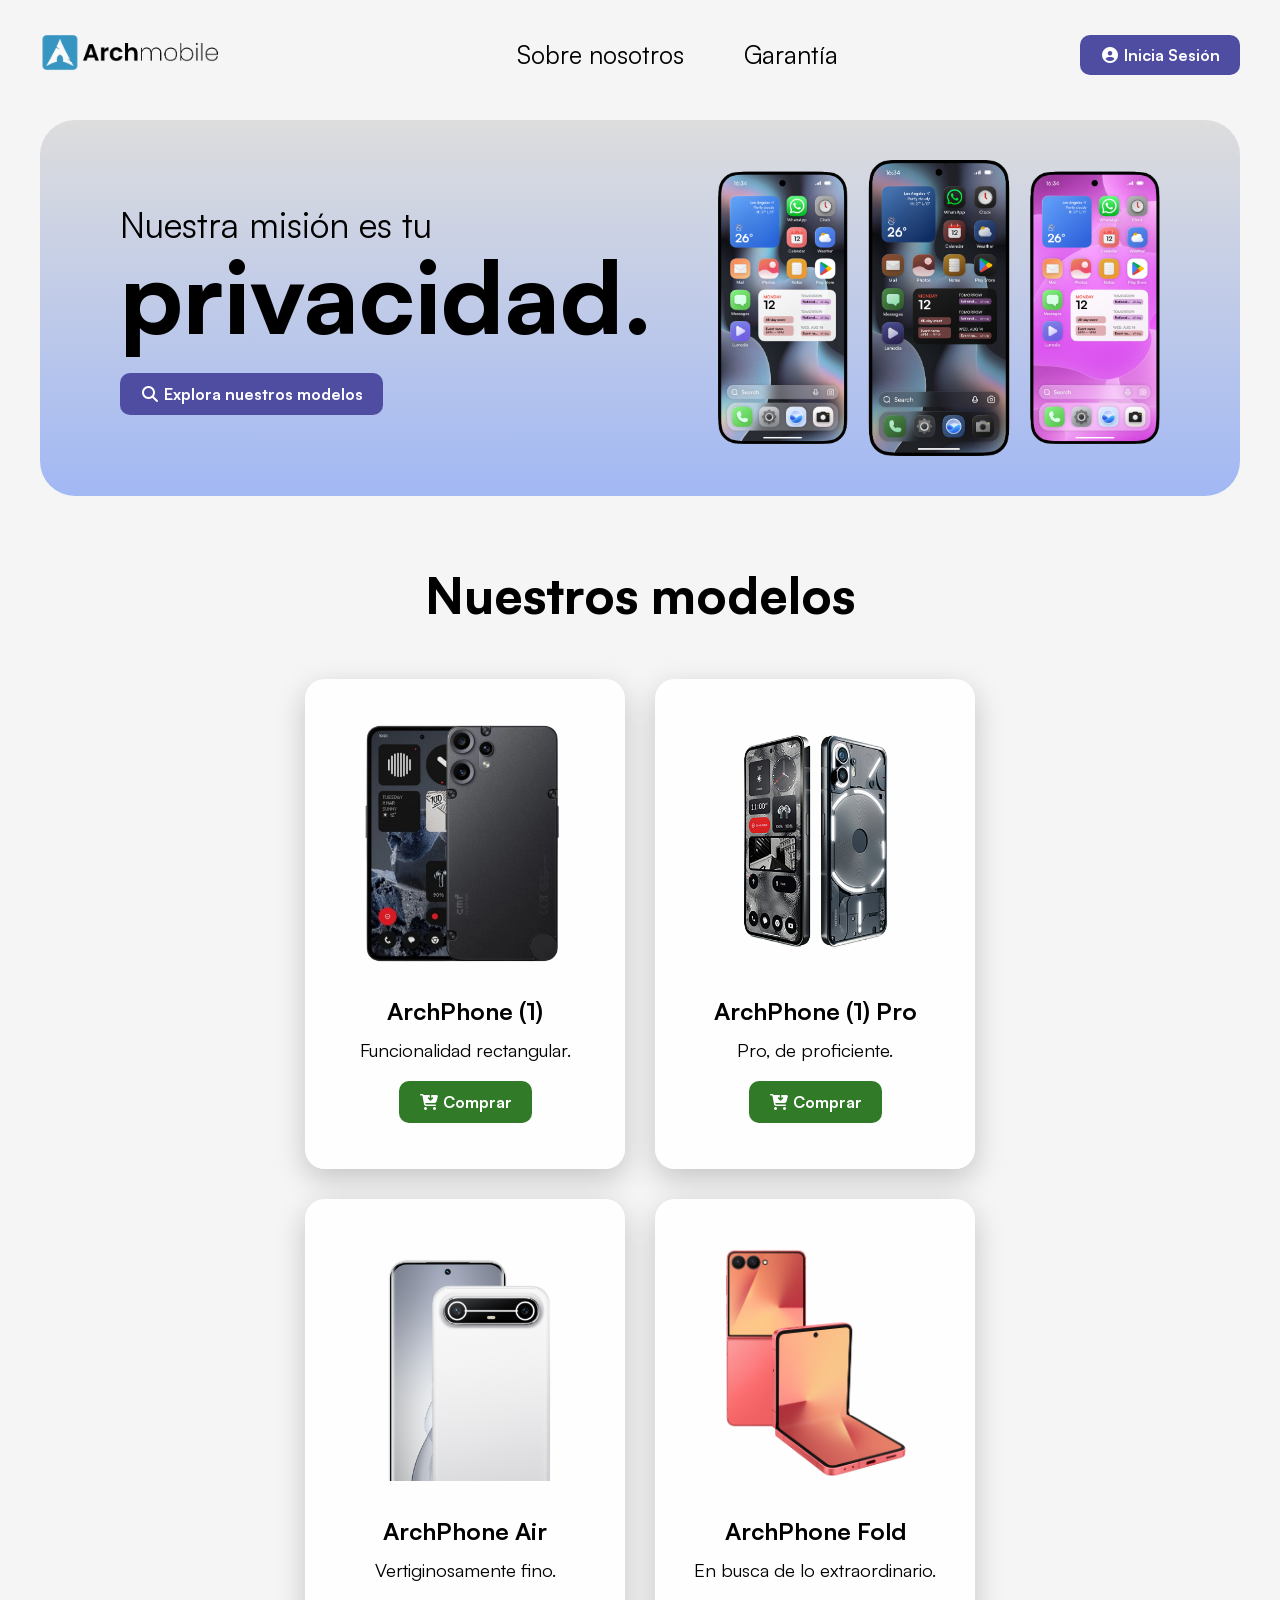
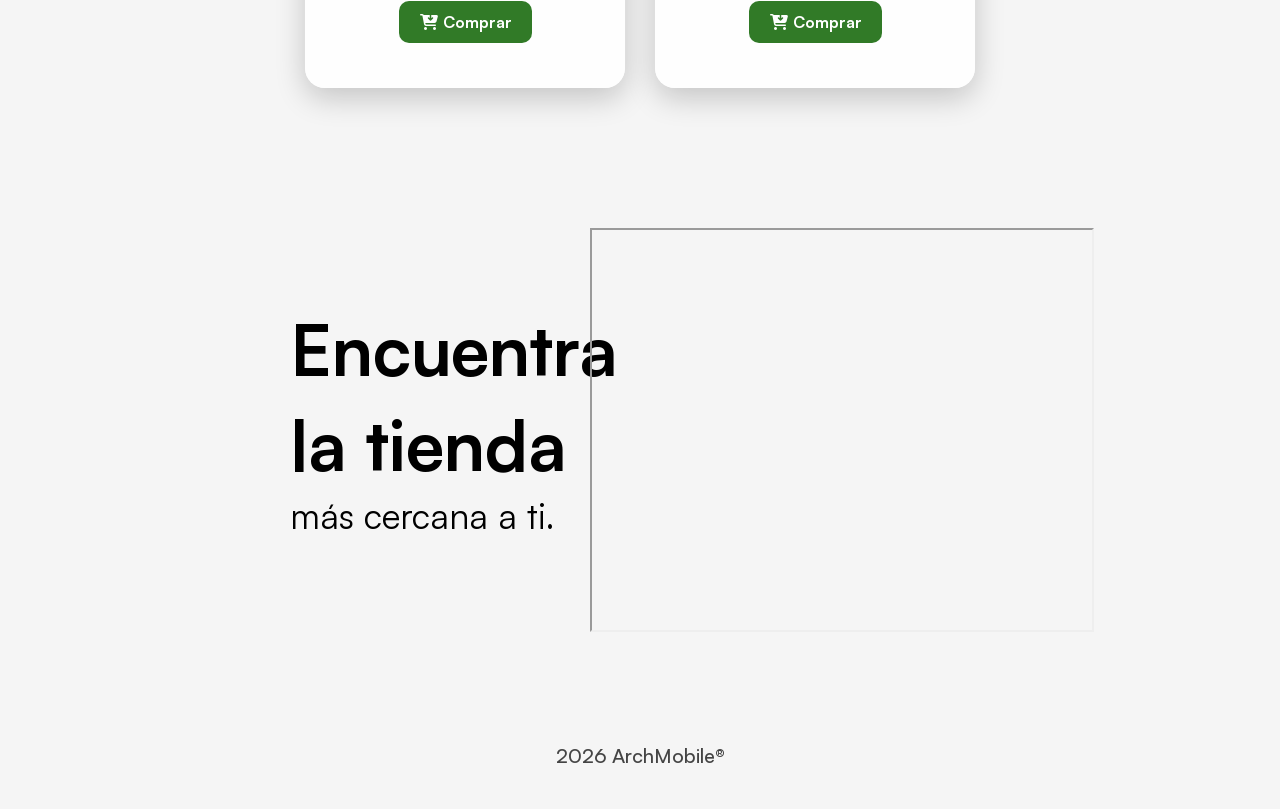
<file: index.html>
<!DOCTYPE html>
<html lang="es">
<head>
    <meta charset="UTF-8">
    <meta name="viewport" content="width=device-width, initial-scale=1.0">
    <meta name="description" content="Archmobile | El paradigma de la privacidad">
    <title>Archmobile - Linux Phones</title>
    <link rel="stylesheet" href="css/styles.css">
    <link rel="stylesheet" href="https://cdnjs.cloudflare.com/ajax/libs/font-awesome/6.7.2/css/all.min.css">
</head>
<body>
    <header>
        <!-- logo archmobile -->
        <div class="logo">
            <a href="index.html"><img src="assets/pequeño.png" alt="Archmobile"></a>
        </div>
        
        <!-- navbar -->
        <nav class="nav-desktop">
            <ul>
                <li><a href="static/info.html">Sobre nosotros</a></li>
                <li><a href="static/garantia.html">Garantía</a></li>
            </ul>
        </nav>

        <!-- boton "inicio de sesion" (que realmente no hay na de na, esto es mas estatico que un muerto) -->
        <div class="btn_iniciosesion nav-desktop">
            <a href="static/login.html"><i class="fa-solid fa-circle-user fa-fw"></i> Inicia Sesión</a>
        </div>
    </header>

    <!-- banner principal -->
    <section class="marquesina" id="banner_superior">
        <!-- textos y boton de explorar -->
        <div class="marquesina_textos">
            <h2>Nuestra misión es tu</h2>
            <h1>privacidad.</h1>
            <a href="#modelos" class="btn_modelos"><i class="fa-solid fa-magnifying-glass fa-fw"></i> Explora nuestros modelos</a>
        </div>

        <!-- capturas de pantalla archmobileOS -->
        <div class="marquesina_img">
            <img src="assets/banner.png" alt="Pantalla de inicio de ArchmobileOS">
        </div>
    </section>

    <section class="tabla" id="modelos">
        <div class="parent">  <!-- listado modelos con grid css -->

            <div class="div1">
                <h1>Nuestros modelos</h1>
            </div>
            
            <div class="div2">  <!-- primer modelo -->
                <div class="tarjetas_modelos">
                    <img src="assets/phone1.png" alt="Parte trasera del ArchPhone (1)">
                    <div class="info_modelo">
                        <h2>ArchPhone (1)</h2>
                        <h3>Funcionalidad rectangular.</h3>
                        <a href="#modelos" class="btn_comprar"><i class="fa-solid fa-cart-arrow-down fa-fw"></i> Comprar</a>
                    </div>
                </div>
            </div>

            <div class="div2">  <!-- segundo modelo -->
                <div class="tarjetas_modelos">
                    <img src="assets/phone1pro.png" alt="Parte trasera del ArchPhone (1) Pro">
                    <div class="info_modelo">
                        <h2>ArchPhone (1) Pro</h2>
                        <h3>Pro, de proficiente.</h3>
                        <a href="#modelos" class="btn_comprar"><i class="fa-solid fa-cart-arrow-down fa-fw"></i> Comprar</a>
                    </div>
                </div>
            </div>

            <div class="div2">  <!-- tercer modelo -->
                <div class="tarjetas_modelos">
                    <img src="assets/phoneair.png" alt="Parte trasera del ArchPhone Air">
                    <div class="info_modelo">
                        <h2>ArchPhone Air</h2>
                        <h3>Vertiginosamente fino.</h3>
                        <a href="#modelos" class="btn_comprar"><i class="fa-solid fa-cart-arrow-down fa-fw"></i> Comprar</a>
                    </div>
                </div>
            </div>

            <div class="div2">  <!-- cuarto modelo -->
                <div class="tarjetas_modelos">
                    <img src="assets/phonefold.png" alt="Parte trasera del ArchPhone Fold">
                    <div class="info_modelo">
                        <h2>ArchPhone Fold</h2>
                        <h3>En busca de lo extraordinario.</h3>
                        <a href="#modelos" class="btn_comprar"><i class="fa-solid fa-cart-arrow-down fa-fw"></i> Comprar</a>
                    </div>
                </div>
            </div>
            
        </div>
    </section>

    <section class="tiendas" id="finder_tiendas">
        <div class="tiendas_textos">
            <h1>Encuentra la tienda</h1>
            <h2>más cercana a ti.</h2>
        </div>

        <div class="tiendas_iframe">
            <iframe src="https://www.google.com/maps/d/u/0/embed?mid=1tqoIVACEQTK-MTSTzkC7SOWRsBYPZ_o&ehbc=2E312F&noprof=1" width="500" height="400"></iframe>
        </div>
    </section>

    <footer>
        <p>2026 ArchMobile®</p>
    </footer>
</body>
</html>
</file>
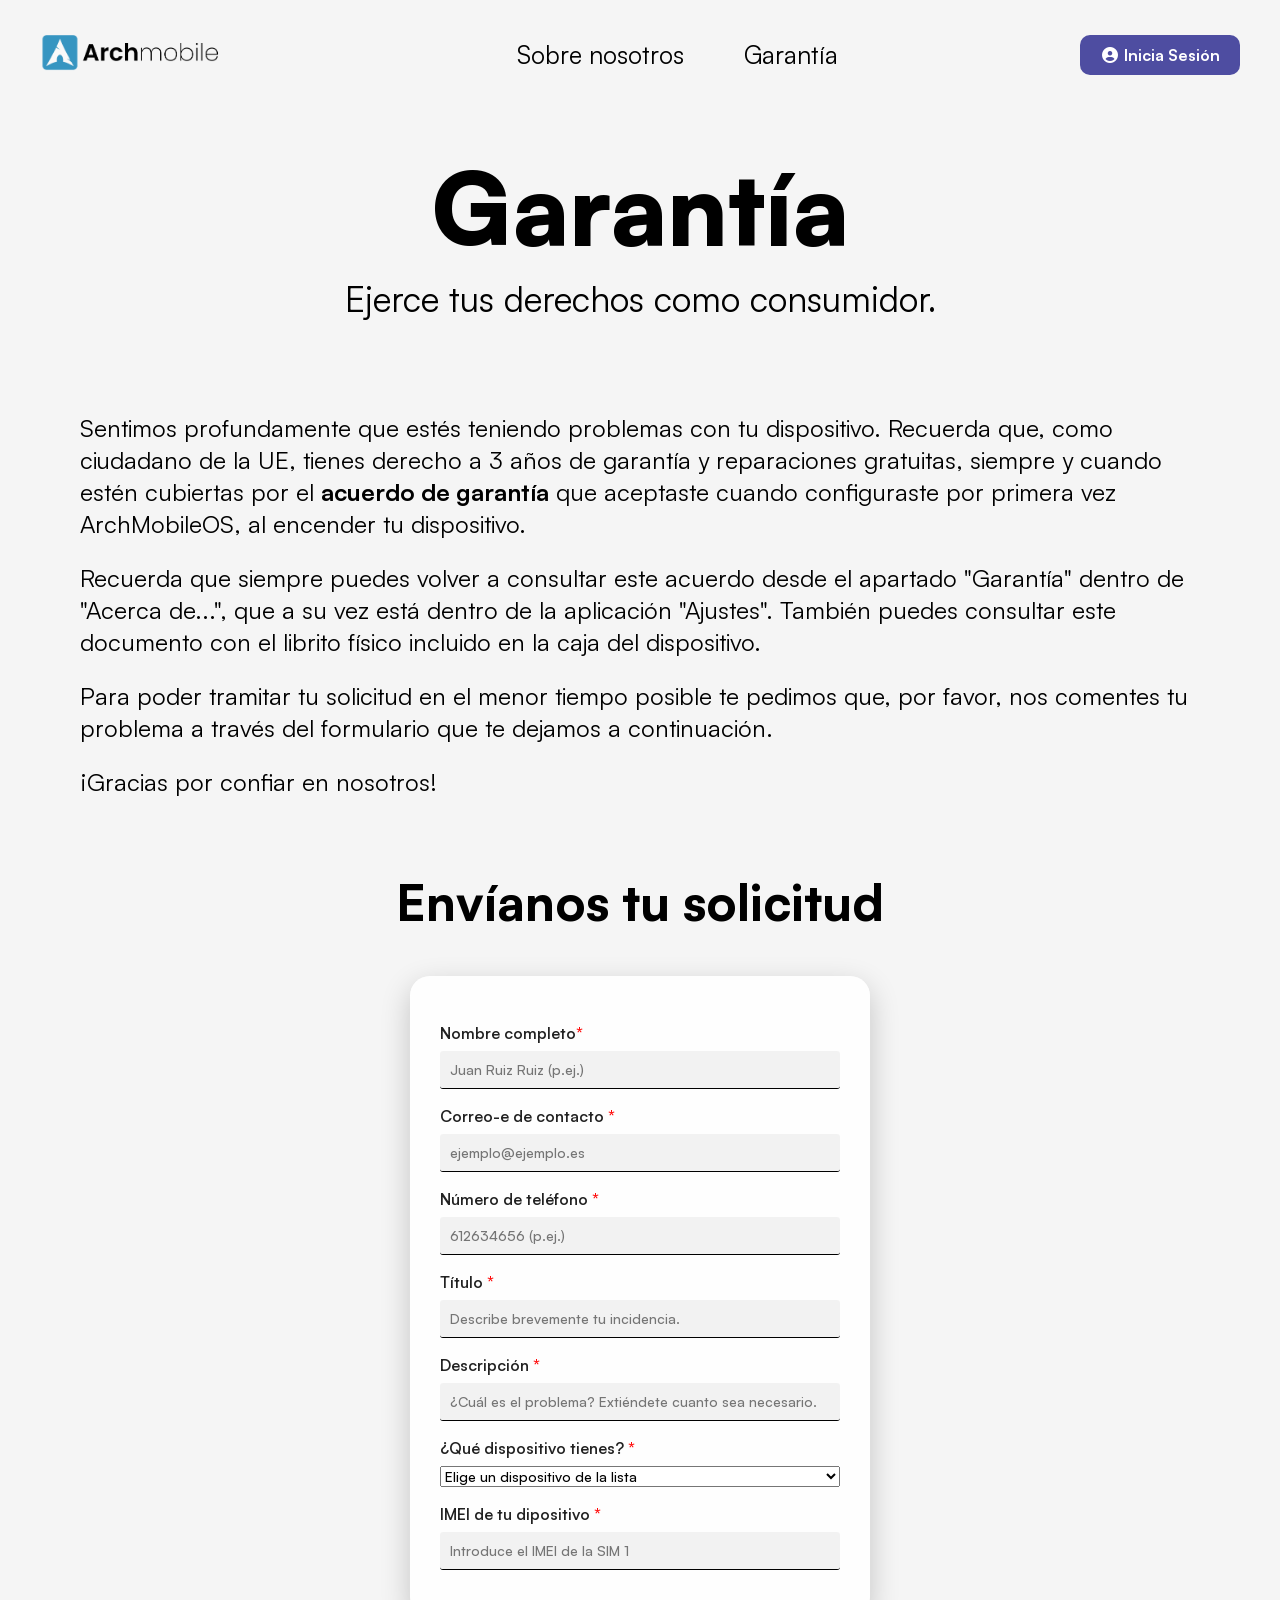
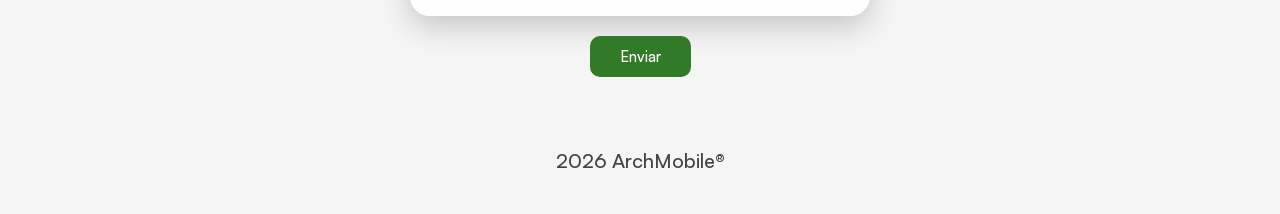
<file: static/garantia.html>
<!DOCTYPE html>
<html lang="es">
<head>
    <meta charset="UTF-8">
    <meta name="viewport" content="width=device-width, initial-scale=1.0">
    <meta name="description" content="Archmobile | Garantía">
    <title>Garantía - Arch Mobile</title>
    <link rel="stylesheet" href="../css/formularios.css">
    <link rel="stylesheet" href="../css/styles.css">
    <link rel="stylesheet" href="https://cdnjs.cloudflare.com/ajax/libs/font-awesome/6.5.2/css/all.min.css">
</head>
<body>
    <header>
        <!-- logo archmobile -->
        <div class="logo">
            <a href="../index.html"><img src="../assets/pequeño.png" alt="Archmobile"></a>
        </div>
        
        <!-- navbar -->
        <nav class="nav-desktop">
            <ul>
                <li><a href="info.html">Sobre nosotros</a></li>
                <li><a href="#">Garantía</a></li>
            </ul>
        </nav>

        <!-- boton "inicio de sesion" (que realmente no hay na de na, esto es mas estatico que un muerto) -->
        <div class="btn_iniciosesion nav-desktop">
            <a href="login.html"><i class="fa-solid fa-circle-user fa-fw"></i> Inicia Sesión</a>
        </div>
    </header>

    <!-- banner principal -->
    <section class="info_marquesina">
        <!-- textos y boton de explorar -->
        <div class="info_marquesina_textos">
            <h1>Garantía</h1>
            <h2>Ejerce tus derechos como consumidor.</h2>
        </div>
    </section>

    <section class="contenedor_historia">
        <div class="contenedor_historia_textos">
            <p>Sentimos profundamente que estés teniendo problemas con tu dispositivo. Recuerda que, como ciudadano de la UE, tienes derecho a 3 años de garantía y reparaciones gratuitas, siempre y cuando estén cubiertas por el <b>acuerdo de garantía</b> que aceptaste cuando configuraste por primera vez ArchMobileOS, al encender tu dispositivo.</p>
            <br>
            <p>Recuerda que siempre puedes volver a consultar este acuerdo desde el apartado "Garantía" dentro de "Acerca de...", que a su vez está dentro de la aplicación "Ajustes". También puedes consultar este documento con el librito físico incluido en la caja del dispositivo.</p>
            <br>
            <p>Para poder tramitar tu solicitud en el menor tiempo posible te pedimos que, por favor, nos comentes tu problema a través del formulario que te dejamos a continuación.</p>
            <br>
            <p>¡Gracias por confiar en nosotros!</p>
        </div>
    </section>

    <section class="form_garantía">
        <div class="titulo_formulario">
            <h1>Envíanos tu solicitud</h1>
        </div>
        <div class="formulario">
            <label for="nombre">Nombre completo<span class="obligatorio">*</span></label> 
            <input type="text" placeholder="Juan Ruiz Ruiz (p.ej.)">
            <label for="correo">Correo-e de contacto <span class="obligatorio">*</span></label> 
            <input type="email" placeholder="ejemplo@ejemplo.es">
            <label for="tlf">Número de teléfono <span class="obligatorio">*</span></label> 
            <input type="number" placeholder="612634656 (p.ej.)">
            <label for="titulo_solicitud">Título <span class="obligatorio">*</span></label> 
            <input type="text" placeholder="Describe brevemente tu incidencia.">
            <label for="desc_solicitud">Descripción <span class="obligatorio">*</span></label>
            <input type="text" placeholder="¿Cuál es el problema? Extiéndete cuanto sea necesario.">
            <label for="dispositivo_afectado">¿Qué dispositivo tienes? <span class="obligatorio">*</span></label>
            <select name="dispositivo">
                <option value="">Elige un dispositivo de la lista</option>
                <option value="archphone1">ArchPhone (1)</option>
                <option value="archphone1pro">ArchPhone (1) Pro</option>
                <option value="archphoneair">ArchPhone Air</option>
                <option value="archphonefold">ArchPhone Fold</option>
            </select>
            <label for="imei_disp">IMEI de tu dipositivo <span class="obligatorio">*</span></label>
            <input type="number" placeholder="Introduce el IMEI de la SIM 1"> 
        </div>
        <button id="enviar-form">Enviar</button>
    </section>

    <footer>
        <p>2026 ArchMobile®</p>
    </footer>
</body>
</html>
</file>
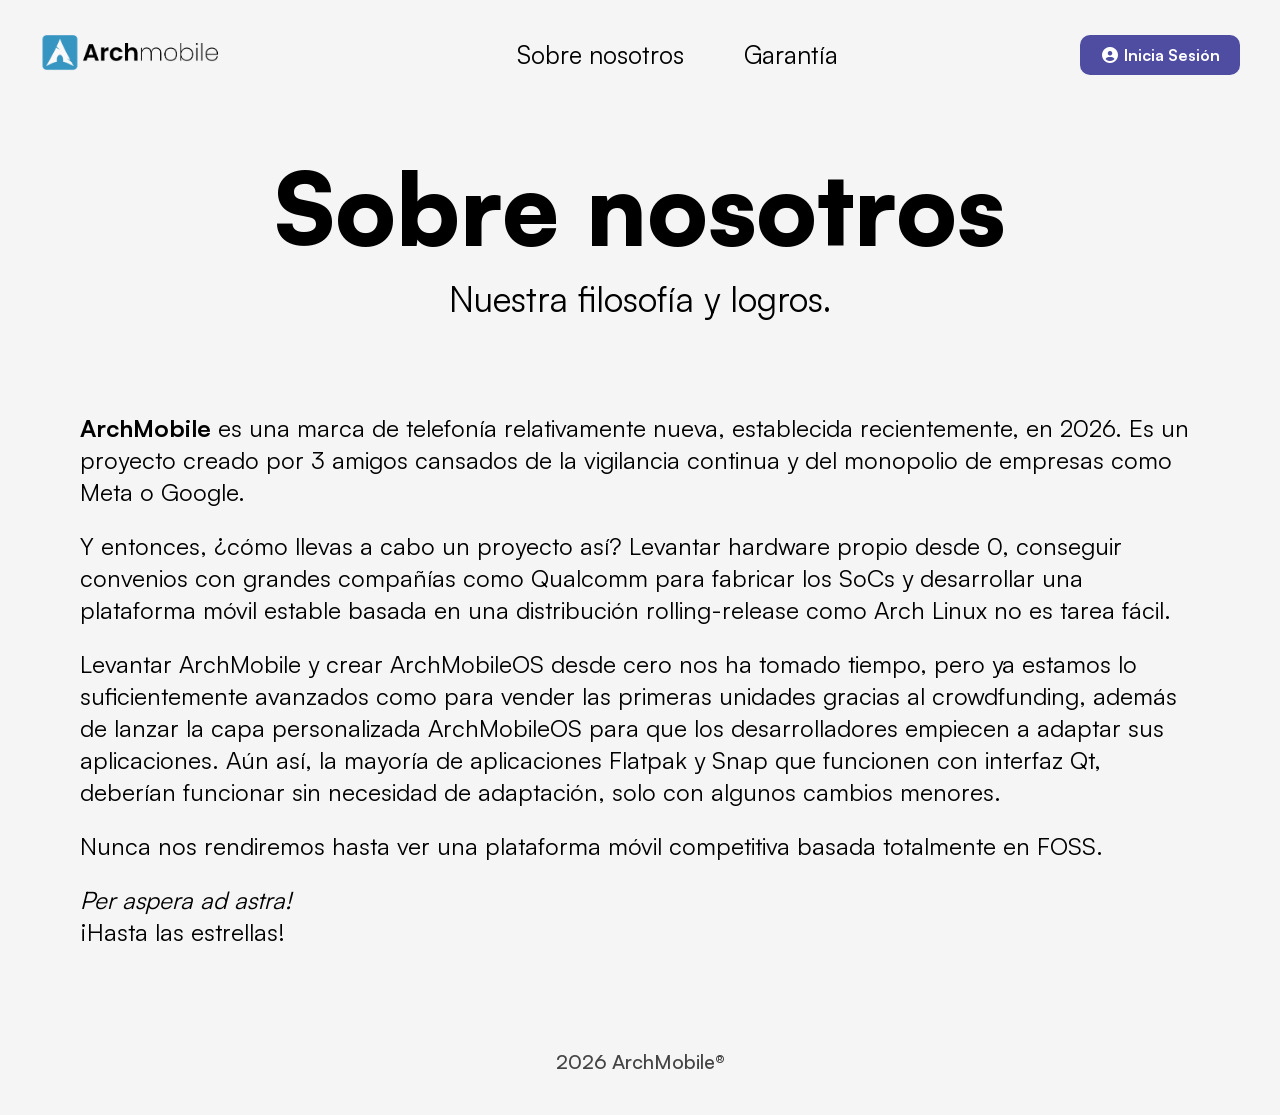
<file: static/info.html>
<!DOCTYPE html>
<html lang="es">
<head>
    <meta charset="UTF-8">
    <meta name="viewport" content="width=device-width, initial-scale=1.0">
    <meta name="description" content="Archmobile | Sobre nosotros">
    <title>Sobre nosotros - Arch Mobile</title>
    <link rel="stylesheet" href="../css/styles.css">
    <link rel="stylesheet" href="https://cdnjs.cloudflare.com/ajax/libs/font-awesome/6.5.2/css/all.min.css">
</head>
<body>
    <header>
        <!-- logo archmobile -->
        <div class="logo">
            <a href="../index.html"><img src="../assets/pequeño.png" alt="Archmobile"></a>
        </div>
        
        <!-- navbar -->
        <nav class="nav-desktop">
            <ul>
                <li><a href="#">Sobre nosotros</a></li>
                <li><a href="garantia.html">Garantía</a></li>
            </ul>
        </nav>

        <!-- boton "inicio de sesion" (que realmente no hay na de na, esto es mas estatico que un muerto) -->
        <div class="btn_iniciosesion nav-desktop">
            <a href="login.html"><i class="fa-solid fa-circle-user fa-fw"></i> Inicia Sesión</a>
        </div>
    </header>

    <!-- banner principal -->
    <section class="info_marquesina">
        <!-- textos y boton de explorar -->
        <div class="info_marquesina_textos">
            <h1>Sobre nosotros</h1>
            <h2>Nuestra filosofía y logros.</h2>
        </div>
    </section>

    <section class="contenedor_historia">
        <div class="contenedor_historia_textos">
            <p><b>ArchMobile</b> es una marca de telefonía relativamente nueva, establecida recientemente, en 2026. Es un proyecto creado por 3 amigos cansados de la vigilancia continua y del monopolio de empresas como Meta o Google.</p>
            <br>
            <p>Y entonces, ¿cómo llevas a cabo un proyecto así? Levantar hardware propio desde 0, conseguir convenios con grandes compañías como Qualcomm para fabricar los SoCs y desarrollar una plataforma móvil estable basada en una distribución rolling-release como Arch Linux no es tarea fácil.</p>
            <br>
            <p>Levantar ArchMobile y crear ArchMobileOS desde cero nos ha tomado tiempo, pero ya estamos lo suficientemente avanzados como para vender las primeras unidades gracias al crowdfunding, además de lanzar la capa personalizada ArchMobileOS para que los desarrolladores empiecen a adaptar sus aplicaciones. Aún así, la mayoría de aplicaciones Flatpak y Snap que funcionen con interfaz Qt, deberían funcionar sin necesidad de adaptación, solo con algunos cambios menores.</p>
            <br>
            <p>Nunca nos rendiremos hasta ver una plataforma móvil competitiva basada totalmente en FOSS.</p>
            <br>
            <p><i>Per aspera ad astra!</i></p>
            <p>¡Hasta las estrellas!</p>
        </div>
    </section>

    <footer>
        <p>2026 ArchMobile®</p>
    </footer>
</body>
</html>
</file>
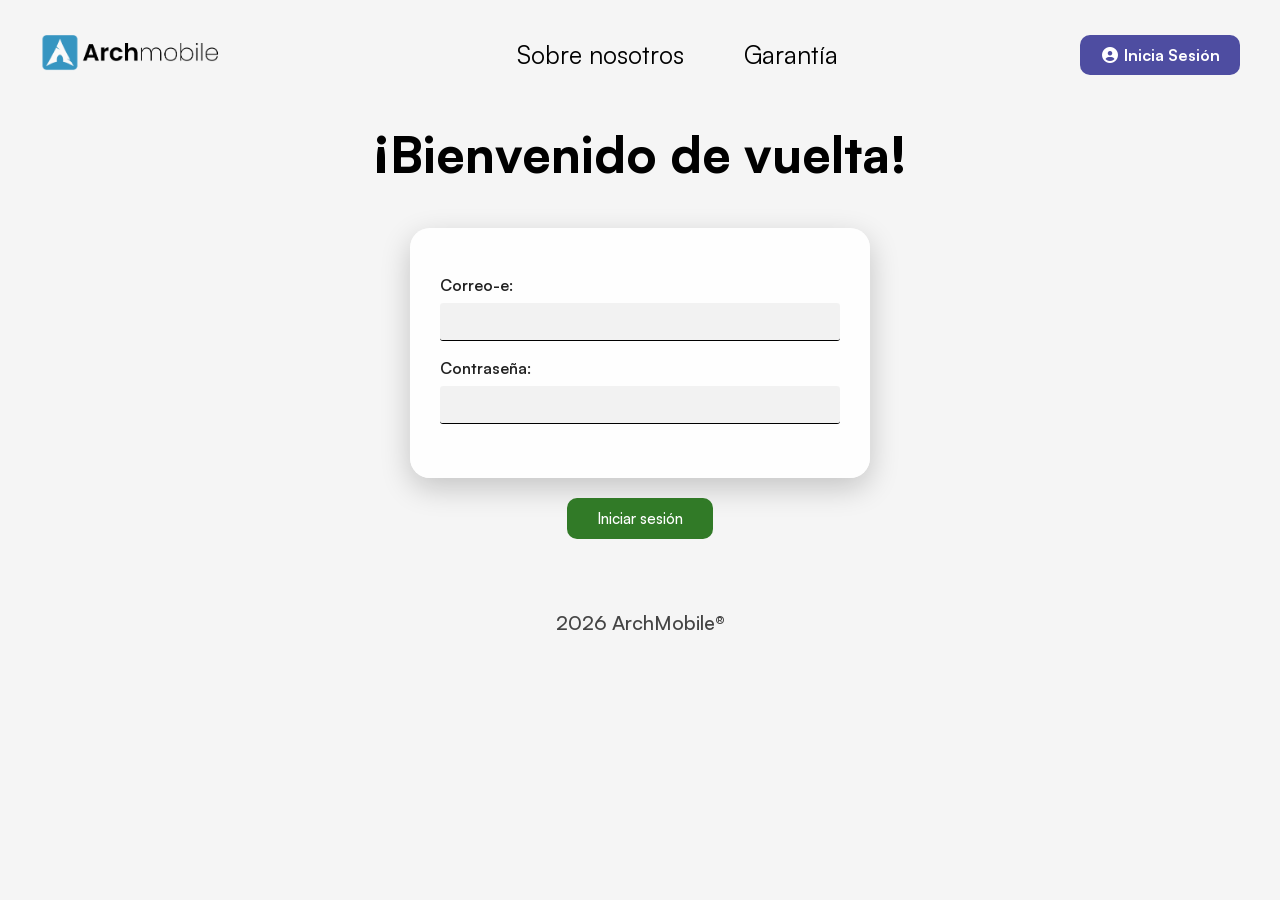
<file: static/login.html>
<!DOCTYPE html>
<html lang="es">
<head>
    <meta charset="UTF-8">
    <meta name="viewport" content="width=device-width, initial-scale=1.0">
    <meta name="description" content="Archmobile | Garantía">
    <title>Garantía - Arch Mobile</title>
    <link rel="stylesheet" href="../css/login.css">
    <link rel="stylesheet" href="../css/styles.css">
    <link rel="stylesheet" href="https://cdnjs.cloudflare.com/ajax/libs/font-awesome/6.5.2/css/all.min.css">
</head>
<body>
    <header>
        <!-- logo archmobile -->
        <div class="logo">
            <a href="../index.html"><img src="../assets/pequeño.png" alt="Archmobile"></a>
        </div>
        
        <!-- navbar -->
        <nav class="nav-desktop">
            <ul>
                <li><a href="info.html">Sobre nosotros</a></li>
                <li><a href="garantia.html">Garantía</a></li>
            </ul>
        </nav>

        <!-- boton "inicio de sesion" (que realmente no hay na de na, esto es mas estatico que un muerto) -->
        <div class="btn_iniciosesion nav-desktop">
            <a href="#"><i class="fa-solid fa-circle-user fa-fw"></i> Inicia Sesión</a>
        </div>
    </header>

    <section class="form_garantía">
        <div class="titulo_formulario">
            <h1>¡Bienvenido de vuelta!</h1>
        </div>
        <div class="formulario">
            <label for="correo">Correo-e:</label> 
            <input type="email">
            <label for="contraseña">Contraseña:</label> 
            <input type="password">
        </div>
        <button id="enviar-form">Iniciar sesión</button>
    </section>

    <footer>
        <p>2026 ArchMobile®</p>
    </footer>
</body>
</html>
</file>
<file: css/styles.css>
@font-face {
    font-family: 'Satoshi';
    src: url('../assets/satoshi.ttf') format('truetype');
}

body {
    font-family: 'Satoshi';
    margin: 0;
    padding: 0;
    background-color: #f5f5f5;
}

header {
    display: flex;
    justify-content: space-between;
    align-items: center;
    padding: 20px 40px;
    margin-top: 10px;
}

.logo img {
    max-height: 45px;
}

nav ul {
    list-style: none;
    margin: 0;
    padding: 0;
    display: flex;
}

    nav ul li {
        margin: 0 30px;
    }

        nav ul li a {
            text-decoration: none;
            color: #000;
            font-size: 25px;
            font-weight: 400;
        }

.btn_iniciosesion a {
    background-color: #4e4da1;
    color: #ffffff;
    padding: 10px 20px;
    border-radius: 10px;
    text-decoration: none;
    font-weight: bold;
}


.info_modelo h3 {
    margin-top: -10px;
    font-weight: 400;
    text-align: center;
}

.info_modelo h2 {
    text-align: center;
}

.info_modelo {
    text-align: center;
}

.marquesina {
    display: flex;
    justify-content: space-between;
    align-items: center;
    padding: 40px 80px;
    background: linear-gradient(180deg, #DDDDDD, #a2b8f4);
    border-radius: 35px;
    margin: 20px 40px;
    flex-wrap: nowrap;
}

.marquesina_textos {
    flex: 1;
    min-width: 300px;
}

.marquesina_img {
    flex: 0 0 50%;
    text-align: right;
    display: flex;
    justify-content: flex-end;
}

    .marquesina_img img {
        max-width: 85%;
        height: auto;
        object-fit: contain;
    }

.marquesina_textos h2 {
    font-size: 35px;
    color: #000;
    margin: 0;
    font-weight: normal;
}

.marquesina_textos h1 {
    font-size: 100px;
    color: #000;
    margin: 0;
    margin-top: -20px;
    font-weight: 800;
}

.info_marquesina {
    display: flex;
    justify-content: space-between;
    align-items: center;
    padding: 40px 80px;
    margin: 20px 40px;
    flex-wrap: nowrap;
}

.info_marquesina_textos {
    flex: 1;
    text-align: center;
    min-width: 300px;
}

.info_marquesina_textos h2 {
    font-size: 35px;
    color: #000;
    margin: 0;
    font-weight: normal;
}

.info_marquesina_textos h1 {
    font-size: 100px;
    color: #000;
    margin: 0;
    margin-top: -20px;
    font-weight: 900;
}

.tabla {
    display: flex;
    justify-content: space-between;
    align-items: center;
    padding: 40px 80px;
    margin: 20px 40px;
    flex-wrap: nowrap;
    margin-bottom: 90px;
}

.parent { 
    display: grid;
    grid-template-columns: repeat(2, 320px);
    grid-template-rows: auto auto auto;
    justify-content: center;
    gap: 30px;
    width: 100%;
}

.div1 { 
    grid-column: 1 / -1;
    margin-top: -30px;
    margin-bottom: -50px;
    display: flex;
    justify-content: center;
    align-items: center;
}

.div1 h1 {
    color: rgb(0, 0, 0);
    font-size: 50px;
    font-weight: 800;
    margin-top: 35px;
    margin-bottom: 40px;
}

.div2 { 
    margin-top: 60px;
    display: flex;
    justify-content: center;
    align-items: center;
}

.tarjetas_modelos {
    background: rgba(255, 255, 255, 0.95);
    border-radius: 20px;
    padding: 30px;
    box-shadow: 0 10px 30px rgba(0,0,0,0.2);
    width: 100%;
    height: 100%;
    display: flex;
    flex-direction: column;
    justify-content: center;
    align-items: center;
}

.tarjetas_modelos img {
    width: 80%;
    height: 55%;
    object-fit: cover;
    margin-bottom: 14px;
}

.btn_modelos {
    display: inline-block;
    margin-top: 10px;
    padding: 10px 20px;
    background-color: #4e4da1;
    color: #ffffff;
    border-radius: 10px;
    text-decoration: none;
    font-weight: bold;
}

.btn_comprar {
    display: inline-block;
    padding: 10px 20px;
    background-color: #317a27;
    color: #ffffff;
    border-radius: 10px;
    text-decoration: none;
    font-weight: bold;
}

.contenedor_historia {
    display: flex;
    justify-content: space-between;
    align-items: center;
    padding: 30px 40px;
    margin: 20px 40px;
    flex-wrap: nowrap;
}

.contenedor_historia_textos {
    flex: 1;
    min-width: 0;
}

.contenedor_historia p {
    font-size: 24px;
    color: #000;
    margin: 0;
    font-weight: normal;
}

.tiendas {
    display: flex;
    justify-content: space-between;
    align-items: center;
    padding: 40px 250px;
    margin: 20px 40px;
    flex-wrap: nowrap;
}

.tiendas_textos {
    flex: 1;
    min-width: 300px;
}

.tiendas_iframe {
    flex: 0 0 50%;
    text-align: right;
    display: flex;
    justify-content: flex-end;
}

.tiendas_textos h2 {
    font-size: 35px;
    color: #000;
    margin: 0;
    font-weight: normal;
}

.tiendas_textos h1 {
    font-size: 70px;
    color: #000;
    margin: 0;
    margin-top: -20px;
    font-weight: 700;
}

.comparacion_android {
    display: flex;
    justify-content: space-between;
    align-items: center;
    padding: 40px 80px;
    background: linear-gradient(180deg, #DDDDDD, #a2b8f4);
    border-radius: 35px;
    margin: 20px 40px;
    flex-wrap: nowrap;
}

.comparacion_android_textos {
    flex: 1;
    min-width: 300px;
}

.comparacion_android_img {
    flex: 0 0 50%;
    text-align: right;
    display: flex;
    justify-content: flex-end;
}

    .comparacion_android_img img {
        max-width: 85%;
        height: auto;
        object-fit: contain;
    }

.comparacion_android_textos h2 {
    font-size: 35px;
    color: #000;
    margin: 0;
    font-weight: normal;
}

.marquesina_textos h1 {
    font-size: 100px;
    color: #000;
    margin: 0;
    margin-top: -20px;
    font-weight: 800;
}

.titulo_formulario h1 {
    color: rgb(0, 0, 0);
    font-size: 50px;
    font-weight: 800;
    margin-top: 20px;
    margin-bottom: 40px;
    text-align: center;
}

.form_garantía {
    display: flex;
    flex-direction: column;
    align-items: center;
}

footer {
    margin-top: 70px;
    text-align: center;
    margin-bottom: 40px;
}

    footer p {
        font-weight: 500;
        font-size: 20px;
        color: rgba(0, 0, 0, 0.72);
    }
</file>
<file: css/formularios.css>
@font-face {
    font-family: 'Satoshi';
    src: url('../assets/satoshi.ttf') format('truetype');
}

body {
    font-family: 'Satoshi';
}

input, button, textarea, select {
    font-family: 'Satoshi', sans-serif;
    font-weight: 500;
    font-size: 14px;
}

label {
    font-weight: 600;
}

button {
    font-size: 15px;
}

.formulario {
    align-self: center;
    display: flex;
    flex-direction: column;
    color: rgb(34, 34, 34);
    background: rgba(255, 255, 255, 0.95);
    box-shadow: 0 10px 30px rgba(0,0,0,0.2);
    width: 90%;
    max-width: 400px;
    padding: 30px;
    height: 580px;
    border-radius: 20px;
    line-height: 35px;
}

.formulario label {
    margin-top: 10px;
}

.formulario input {
    background-color: transparent;
    border: none;
    border-bottom: 1.5px solid rgb(0, 0, 0);
    height: 35px;
    background-color: #0000000c;
    border-radius: 3px;
    color: rgb(0, 0, 0);
    padding-left: 10px;
}


#enviar-form {
    padding: 10px 30px;
    margin-top: 20px;
    align-self: center;
    background-color: #317a27;
    border-radius: 10px;
    color: #ffffff;
    border: 0px solid #0000004d;
}

.obligatorio {
    color: red;
}
</file>
<file: css/login.css>
@font-face {
    font-family: 'Satoshi';
    src: url('../assets/satoshi.ttf') format('truetype');
}

body {
    font-family: 'Satoshi';
}

input, button, textarea, select {
    font-family: 'Satoshi', sans-serif;
    font-weight: 500;
    font-size: 14px;
}

label {
    font-weight: 600;
}

button {
    font-size: 15px;
}

.formulario {
    align-self: center;
    display: flex;
    flex-direction: column;
    color: rgb(34, 34, 34);
    background: rgba(255, 255, 255, 0.95);
    box-shadow: 0 10px 30px rgba(0,0,0,0.2);
    width: 90%;
    max-width: 400px;
    padding: 30px;
    height: 190px;
    border-radius: 20px;
    line-height: 35px;
}

.formulario label {
    margin-top: 10px;
}

.formulario input {
    background-color: transparent;
    border: none;
    border-bottom: 1.5px solid rgb(0, 0, 0);
    height: 35px;
    background-color: #0000000c;
    border-radius: 3px;
    color: rgb(0, 0, 0);
    padding-left: 10px;
}


#enviar-form {
    padding: 10px 30px;
    margin-top: 20px;
    align-self: center;
    background-color: #317a27;
    border-radius: 10px;
    color: #ffffff;
    border: 0px solid #0000004d;
}

.obligatorio {
    color: red;
}
</file>
